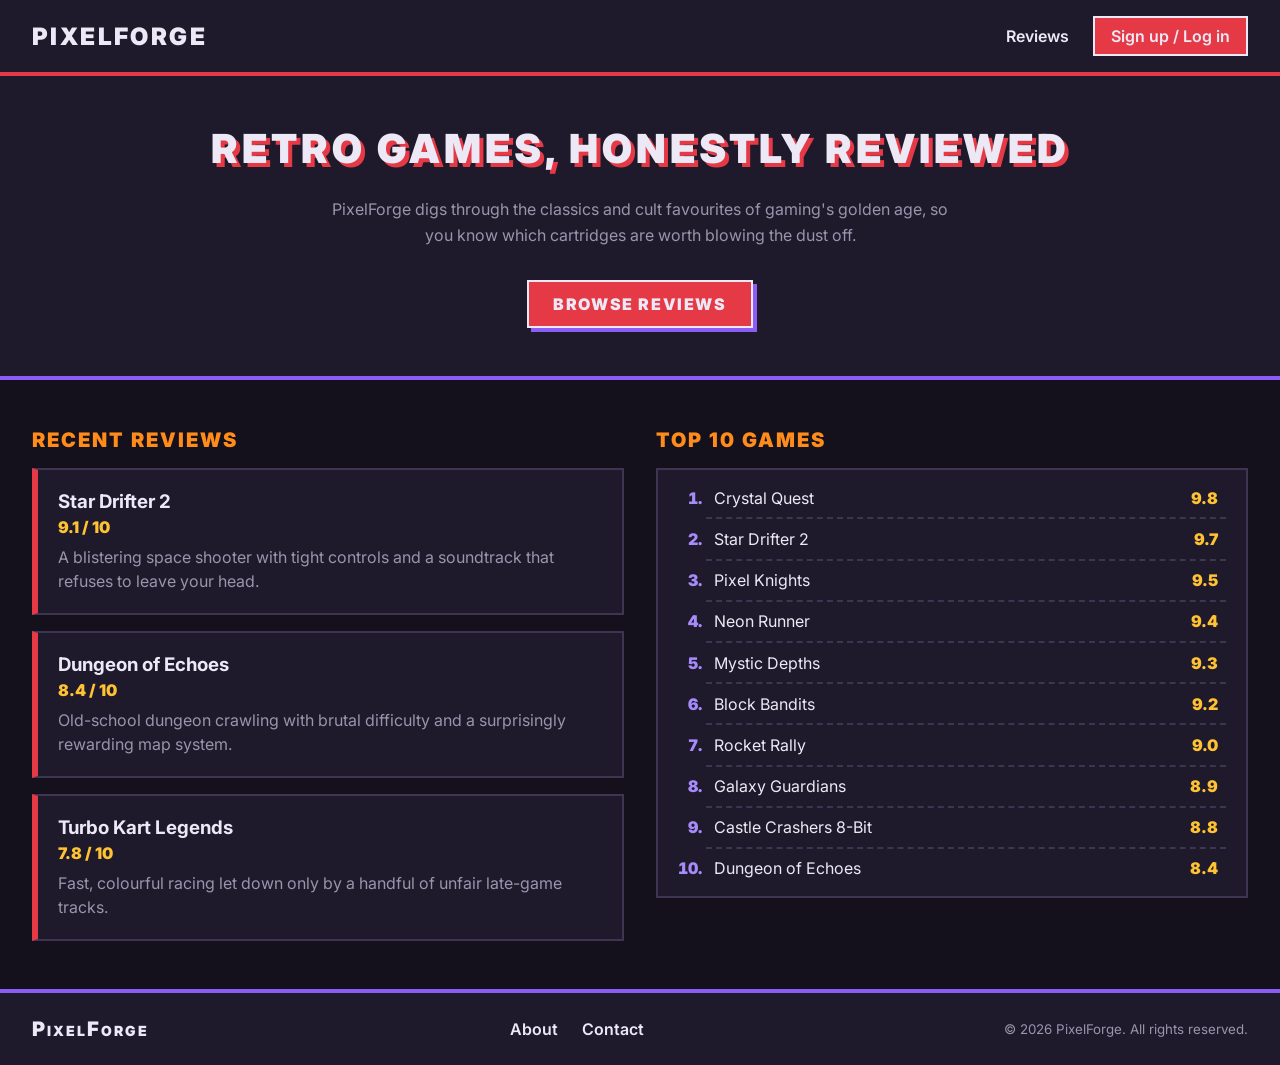
<file: index.html>
<!doctype html>
<html lang="en">
<head>
    <title>PixelForge</title>
    <link rel="stylesheet" href="/styles.css">
</head>
<body>

    <header>
        <h1>PixelForge</h1>
        <nav>
            <a href="#">Reviews</a>
            <a href="#">Sign up / Log in</a>
        </nav>
    </header>

    <main>
        <section class="hero">
            <h2>Retro games, honestly reviewed</h2>
            <p>PixelForge digs through the classics and cult favourites of gaming's golden age, so you know which cartridges are worth blowing the dust off.</p>
            <a href="#">Browse reviews</a>
        </section>

        <section class="overview">
            <section>
                <h2>Recent Reviews</h2>
                <article>
                    <h3>Star Drifter 2</h3>
                    <p class="rating">9.1 / 10</p>
                    <p>A blistering space shooter with tight controls and a soundtrack that refuses to leave your head.</p>
                </article>
                <article>
                    <h3>Dungeon of Echoes</h3>
                    <p class="rating">8.4 / 10</p>
                    <p>Old-school dungeon crawling with brutal difficulty and a surprisingly rewarding map system.</p>
                </article>
                <article>
                    <h3>Turbo Kart Legends</h3>
                    <p class="rating">7.8 / 10</p>
                    <p>Fast, colourful racing let down only by a handful of unfair late-game tracks.</p>
                </article>
            </section>

            <section>
                <h2>Top 10 Games</h2>
                <ol>
                    <li><span>Crystal Quest</span> <span class="rating">9.8</span></li>
                    <li><span>Star Drifter 2</span> <span class="rating">9.7</span></li>
                    <li><span>Pixel Knights</span> <span class="rating">9.5</span></li>
                    <li><span>Neon Runner</span> <span class="rating">9.4</span></li>
                    <li><span>Mystic Depths</span> <span class="rating">9.3</span></li>
                    <li><span>Block Bandits</span> <span class="rating">9.2</span></li>
                    <li><span>Rocket Rally</span> <span class="rating">9.0</span></li>
                    <li><span>Galaxy Guardians</span> <span class="rating">8.9</span></li>
                    <li><span>Castle Crashers 8-Bit</span> <span class="rating">8.8</span></li>
                    <li><span>Dungeon of Echoes</span> <span class="rating">8.4</span></li>
                </ol>
            </section>
        </section>
    </main>

    <footer>
        <p class="site-title">PixelForge</p>
        <nav>
            <a href="/about.html">About</a>
            <a href="#">Contact</a>
        </nav>
        <small>&copy; 2026 PixelForge. All rights reserved.</small>
    </footer>

</body>
</html>
</file>
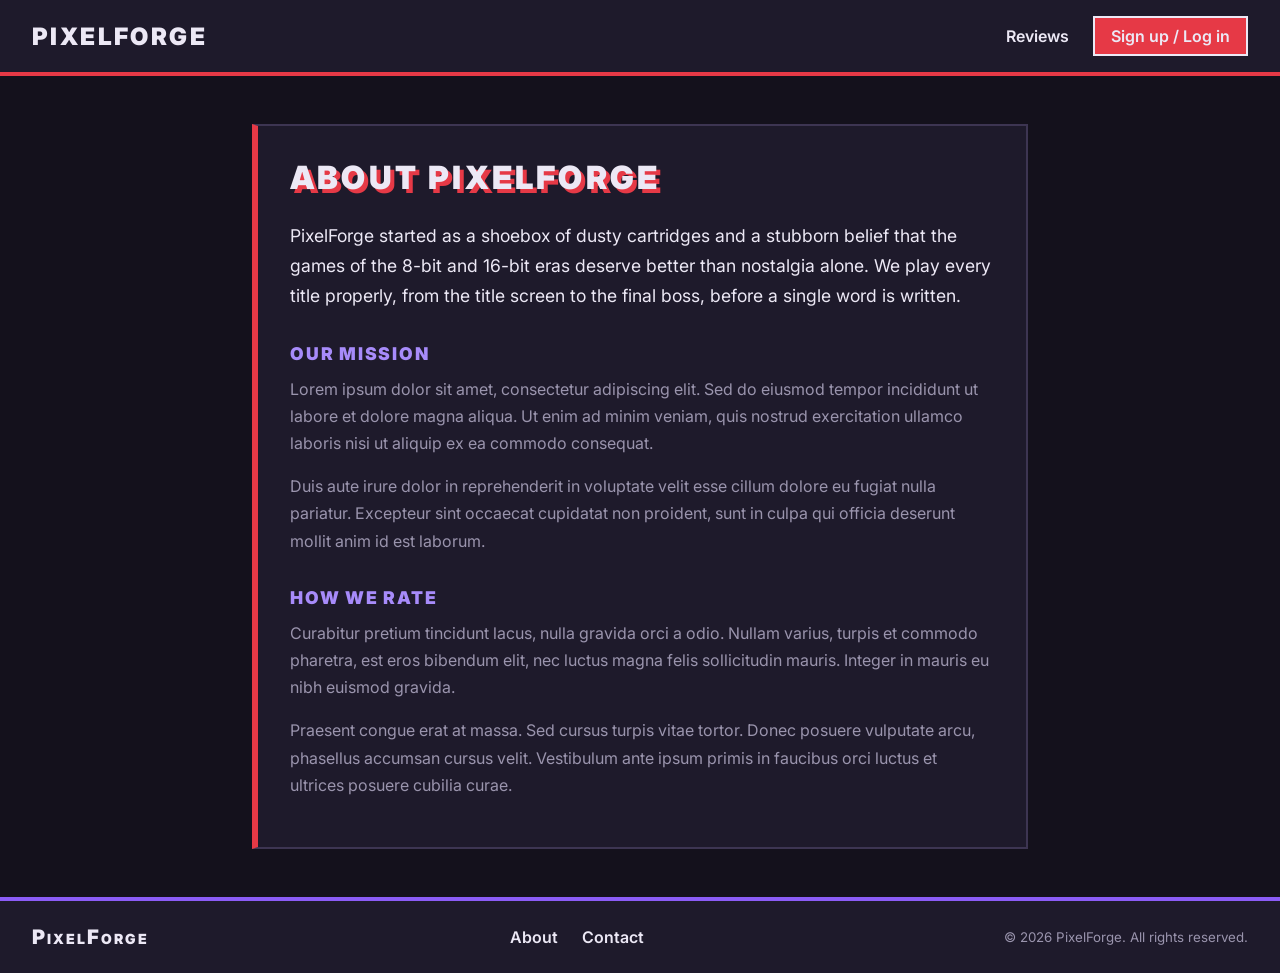
<file: about.html>
<!doctype html>
<html lang="en">
<head>
    <title>About - PixelForge</title>
    <link rel="stylesheet" href="/styles.css">
</head>
<body>

    <header>
        <h1>PixelForge</h1>
        <nav>
            <a href="#">Reviews</a>
            <a href="#">Sign up / Log in</a>
        </nav>
    </header>

    <main>
        <article class="about">
            <h2>About PixelForge</h2>
            <p>PixelForge started as a shoebox of dusty cartridges and a stubborn belief that the games of the 8-bit and 16-bit eras deserve better than nostalgia alone. We play every title properly, from the title screen to the final boss, before a single word is written.</p>

            <h3>Our Mission</h3>
            <p>Lorem ipsum dolor sit amet, consectetur adipiscing elit. Sed do eiusmod tempor incididunt ut labore et dolore magna aliqua. Ut enim ad minim veniam, quis nostrud exercitation ullamco laboris nisi ut aliquip ex ea commodo consequat.</p>
            <p>Duis aute irure dolor in reprehenderit in voluptate velit esse cillum dolore eu fugiat nulla pariatur. Excepteur sint occaecat cupidatat non proident, sunt in culpa qui officia deserunt mollit anim id est laborum.</p>

            <h3>How We Rate</h3>
            <p>Curabitur pretium tincidunt lacus, nulla gravida orci a odio. Nullam varius, turpis et commodo pharetra, est eros bibendum elit, nec luctus magna felis sollicitudin mauris. Integer in mauris eu nibh euismod gravida.</p>
            <p>Praesent congue erat at massa. Sed cursus turpis vitae tortor. Donec posuere vulputate arcu, phasellus accumsan cursus velit. Vestibulum ante ipsum primis in faucibus orci luctus et ultrices posuere cubilia curae.</p>
        </article>
    </main>

    <footer>
        <p class="site-title">PixelForge</p>
        <nav>
            <a href="/about.html">About</a>
            <a href="#">Contact</a>
        </nav>
        <small>&copy; 2026 PixelForge. All rights reserved.</small>
    </footer>

</body>
</html>
</file>
<file: styles.css>
@import url('https://fonts.googleapis.com/css2?family=Inter:ital,opsz,wght@0,14..32,100..900;1,14..32,100..900&display=swap');

:root {
    --color-bg: #14111c;
    --color-surface: #1e1a2b;
    --color-surface-raised: #2a2439;
    --color-border: #3d3552;

    --color-text: #ece8f5;
    --color-text-muted: #9a94ad;

    --color-primary: #e63946;
    --color-primary-hover: #ff5a66;
    --color-secondary: #8b5cf6;
    --color-secondary-hover: #a78bfa;
    --color-accent: #ff8c1a;

    --color-success: #3ddc84;
    --color-warning: #ffc233;
    --color-danger: #d62839;
    --color-info: #4cc9f0;
}

* {
    margin: 0;
    padding: 0;
}
a {
    color: inherit;
}
body {
    font-family: Inter, sans-serif;
    background-color: var(--color-bg);
    color: var(--color-text);
}

header {
    display: flex;
    align-items: center;
    justify-content: space-between;
    padding: 1rem 2rem;
    background-color: var(--color-surface);
    color: var(--color-text);
    border-bottom: 4px solid var(--color-primary);
}
header h1 {
    font-size: 1.5rem;
    font-weight: 900;
    text-transform: uppercase;
    letter-spacing: 0.1em;
}
header nav {
    display: flex;
    align-items: center;
    gap: 1.5rem;
}
header nav a {
    text-decoration: none;
    font-weight: 600;
}
header nav a:hover {
    color: var(--color-primary-hover);
}
header nav a:last-child {
    padding: 0.5rem 1rem;
    background-color: var(--color-primary);
    border: 2px solid var(--color-text);
}
header nav a:last-child:hover {
    background-color: var(--color-primary-hover);
    color: var(--color-text);
}

main > section {
    padding: 3rem 2rem;
}
main h2 {
    margin-bottom: 1.5rem;
    font-size: 1.25rem;
    font-weight: 900;
    text-transform: uppercase;
    letter-spacing: 0.1em;
    color: var(--color-accent);
}
.rating {
    font-weight: 900;
    color: var(--color-warning);
}

.hero {
    text-align: center;
    background-color: var(--color-surface);
    border-bottom: 4px solid var(--color-secondary);
}
.hero h2 {
    font-size: 2.5rem;
    color: var(--color-text);
    text-shadow: 4px 4px 0 var(--color-primary);
}
.hero p {
    max-width: 40rem;
    margin: 0 auto 2rem;
    line-height: 1.6;
    color: var(--color-text-muted);
}
.hero a {
    display: inline-block;
    padding: 0.75rem 1.5rem;
    background-color: var(--color-primary);
    border: 2px solid var(--color-text);
    box-shadow: 4px 4px 0 var(--color-secondary);
    font-weight: 900;
    text-transform: uppercase;
    letter-spacing: 0.1em;
    text-decoration: none;
}
.hero a:hover {
    background-color: var(--color-primary-hover);
}

.overview {
    display: grid;
    grid-template-columns: 1fr 1fr;
    gap: 2rem;
}
.overview > section {
    display: flex;
    flex-direction: column;
    gap: 1rem;
}
.overview h2 {
    margin-bottom: 0;
}
.overview article {
    padding: 1.25rem;
    background-color: var(--color-surface);
    border: 2px solid var(--color-border);
    border-left: 6px solid var(--color-primary);
}
.overview article h3 {
    margin-bottom: 0.25rem;
}
.overview article p:last-child {
    margin-top: 0.5rem;
    line-height: 1.5;
    color: var(--color-text-muted);
}
.overview ol {
    padding: 0.5rem 1.25rem 0.5rem 3rem;
    background-color: var(--color-surface);
    border: 2px solid var(--color-border);
}
.overview li {
    padding: 0.6rem 0.5rem;
    border-bottom: 2px dashed var(--color-border);
}
.overview li:last-child {
    border-bottom: none;
}
.overview li::marker {
    font-weight: 900;
    color: var(--color-secondary-hover);
}
.overview li .rating {
    float: right;
}

main > .about {
    max-width: 44rem;
    margin: 3rem auto;
    padding: 2rem;
    background-color: var(--color-surface);
    border: 2px solid var(--color-border);
    border-left: 6px solid var(--color-primary);
}
.about h2 {
    font-size: 2rem;
    color: var(--color-text);
    text-shadow: 4px 4px 0 var(--color-primary);
}
.about h3 {
    margin: 2rem 0 0.75rem;
    font-size: 1.1rem;
    font-weight: 900;
    text-transform: uppercase;
    letter-spacing: 0.1em;
    color: var(--color-secondary-hover);
}
.about p {
    margin-bottom: 1rem;
    line-height: 1.7;
    color: var(--color-text-muted);
}
.about h2 + p {
    font-size: 1.1rem;
    color: var(--color-text);
}

footer {
    display: flex;
    flex-wrap: wrap;
    align-items: center;
    justify-content: space-between;
    gap: 1rem;
    padding: 1.5rem 2rem;
    background-color: var(--color-surface);
    border-top: 4px solid var(--color-secondary);
}
footer .site-title {
    font-variant: small-caps;
    font-size: 1.25rem;
    font-weight: 900;
    letter-spacing: 0.1em;
}
footer nav {
    display: flex;
    gap: 1.5rem;
}
footer nav a {
    text-decoration: none;
    font-weight: 600;
}
footer nav a:hover {
    color: var(--color-secondary-hover);
}
footer small {
    color: var(--color-text-muted);
}

@media (max-width: 48rem) {
    .overview {
        grid-template-columns: 1fr;
    }
}
</file>
